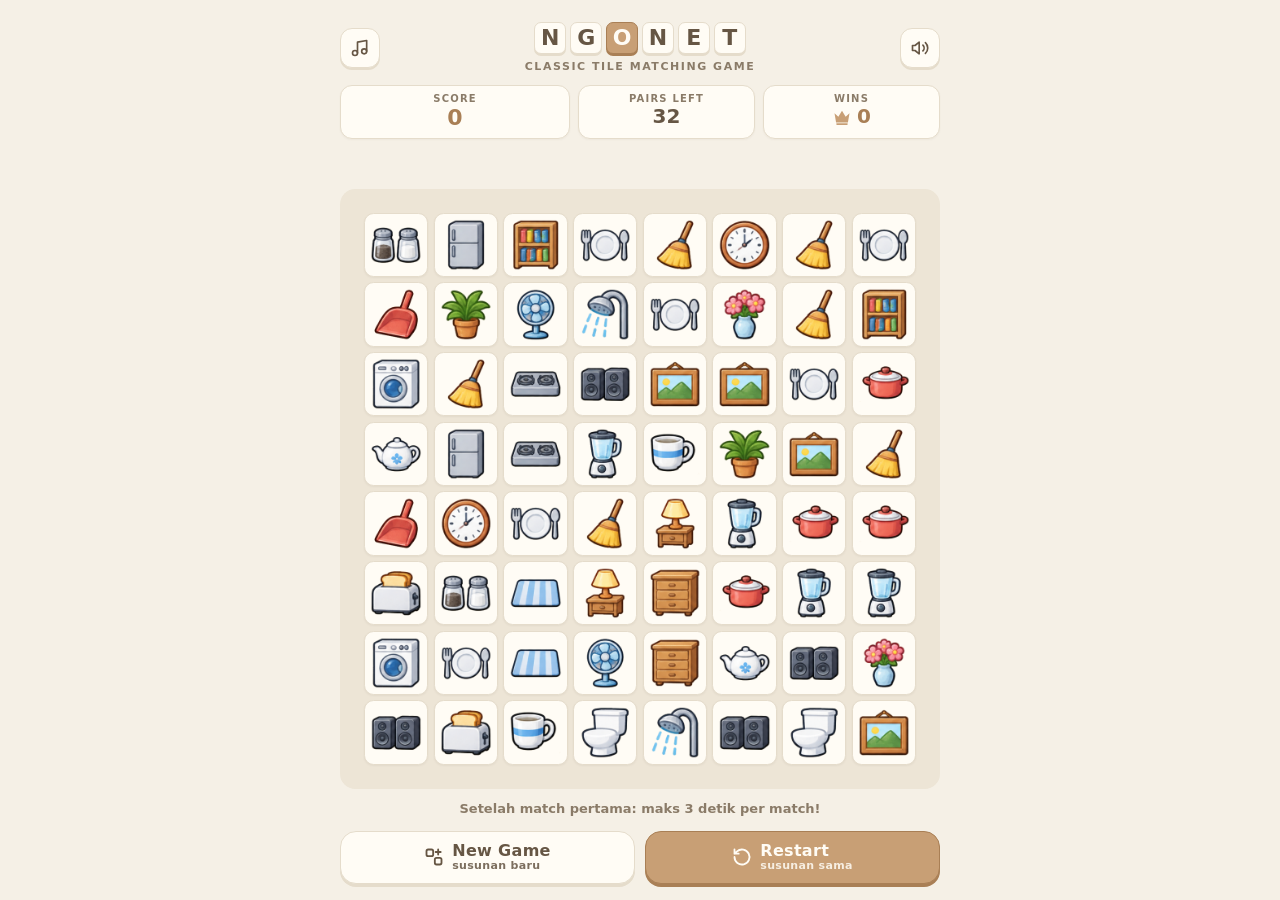
<file: index.html>
<!doctype html>
<html lang="id">
<head>
  <meta charset="utf-8">
  <meta name="viewport" content="width=device-width, initial-scale=1, viewport-fit=cover">
  <title>NGONET – Classic Tile Matching Game</title>
  <meta name="description" content="NGONET: permainan Onet Classic bertema perabotan dan perlengkapan rumah tangga. Bisa dimainkan offline.">
  <meta name="theme-color" content="#F5F0E6">
  <meta name="color-scheme" content="light">
  <meta name="mobile-web-app-capable" content="yes">
  <meta name="apple-mobile-web-app-capable" content="yes">
  <meta name="apple-mobile-web-app-status-bar-style" content="default">
  <meta name="apple-mobile-web-app-title" content="NGONET">
  <link rel="manifest" href="manifest.webmanifest">
  <link rel="icon" href="icons/favicon.svg" type="image/svg+xml">
  <link rel="icon" href="icons/icon-192.png" sizes="192x192" type="image/png">
  <link rel="apple-touch-icon" href="icons/apple-touch-icon.png">
  <link rel="stylesheet" href="css/style.css">
  <script type="module" src="js/main.js"></script>
</head>
<body>
  <!-- Layar memuat aset -->
  <div class="loader" id="loader">
    <div class="logo" aria-label="NGONET">
      <span>N</span><span>G</span><span class="logo-o">O</span><span>N</span><span>E</span><span>T</span>
    </div>
    <p class="subtitle">Classic Tile Matching Game</p>
    <div class="progress" role="progressbar" aria-valuemin="0" aria-valuemax="48" aria-valuenow="0" id="loadProgress">
      <i id="loadBar"></i>
    </div>
    <p class="loader-text" id="loadText">Memuat aset…</p>
    <button class="btn btn-primary" id="retryBtn" hidden>Coba lagi</button>
  </div>

  <main class="app" id="app" hidden>
    <header class="brand">
      <button class="icon-btn" id="musicBtn" type="button" aria-pressed="true" aria-label="Musik latar" title="Musik latar">
        <svg viewBox="0 0 24 24" aria-hidden="true"><path d="M9 18V5l11-2v13"/><circle cx="6" cy="18" r="3"/><circle cx="17" cy="16" r="3"/><path class="off-slash" d="M3 3l18 18"/></svg>
      </button>
      <div class="brand-title">
        <h1 class="logo logo-sm" aria-label="NGONET">
          <span>N</span><span>G</span><span class="logo-o">O</span><span>N</span><span>E</span><span>T</span>
        </h1>
        <p class="subtitle">Classic Tile Matching Game</p>
      </div>
      <button class="icon-btn" id="sfxBtn" type="button" aria-pressed="true" aria-label="Efek suara" title="Efek suara">
        <svg viewBox="0 0 24 24" aria-hidden="true"><path d="M11 5 6 9H3v6h3l5 4z"/><path class="on-wave" d="M15.5 8.5a5 5 0 0 1 0 7M18.5 5.5a9 9 0 0 1 0 13"/><path class="off-slash" d="M3 3l18 18"/></svg>
      </button>
    </header>

    <div class="play">
    <section class="stats" aria-label="Informasi skor">
      <div class="stat stat-score">
        <span class="stat-label">Score</span>
        <span class="stat-value" id="score">0</span>
        <span class="score-pop" id="scorePop" aria-hidden="true"></span>
      </div>
      <div class="stat">
        <span class="stat-label">Pairs left</span>
        <span class="stat-value" id="pairs">32</span>
      </div>
      <div class="stat stat-wins" title="Jumlah kemenangan">
        <span class="stat-label">Wins</span>
        <span class="stat-value"><svg class="crown" viewBox="0 0 24 24" aria-hidden="true"><path d="M3 7.5l4.6 4.2L12 4.5l4.4 7.2L21 7.5l-1.9 11H4.9z"/><rect x="5" y="19.5" width="14" height="2" rx="1"/></svg><span id="wins">0</span></span>
      </div>
    </section>

    <div class="combo" id="combo" aria-live="polite">
      <span class="combo-text" id="comboText"></span>
      <span class="combo-bar"><i id="comboBar"></i></span>
    </div>

    <div class="board-wrap" id="boardWrap">
      <div class="board" id="board" role="grid" aria-label="Papan permainan 8 x 8"></div>
      <svg class="links" id="links" aria-hidden="true"></svg>
    </div>

    <p class="notice" id="notice" role="status"></p>
    </div>

    <div class="actions">
      <button class="btn" id="newGameBtn" type="button">
        <svg viewBox="0 0 24 24" aria-hidden="true"><rect x="3" y="3" width="8" height="8" rx="2"/><rect x="13" y="13" width="8" height="8" rx="2"/><path d="M17 3v6M14 6h6"/></svg>
        <span>New Game <small>susunan baru</small></span>
      </button>
      <button class="btn btn-primary" id="restartBtn" type="button">
        <svg viewBox="0 0 24 24" aria-hidden="true"><path d="M3 12a9 9 0 1 0 3-6.7L3 8M3 3v5h5"/></svg>
        <span>Restart <small>susunan sama</small></span>
      </button>
    </div>
  </main>

  <!-- Dialog konfirmasi (Restart / New Game saat permainan berjalan) -->
  <div class="modal" id="confirmModal" role="dialog" aria-modal="true" aria-labelledby="confirmTitle" hidden>
    <div class="modal-card">
      <h2 id="confirmTitle">Restart permainan?</h2>
      <p id="confirmText">Skor dan progres saat ini akan hilang.</p>
      <div class="modal-actions">
        <button class="btn" id="confirmNo" type="button">Batal</button>
        <button class="btn btn-primary" id="confirmYes" type="button">Restart</button>
      </div>
    </div>
  </div>

  <!-- Layar game over -->
  <div class="modal modal-over" id="overModal" role="dialog" aria-modal="true" aria-labelledby="overTitle" hidden>
    <div class="modal-card">
      <div class="logo logo-sm" aria-label="NGONET">
        <span>N</span><span>G</span><span class="logo-o">O</span><span>N</span><span>E</span><span>T</span>
      </div>
      <h2 class="over-title" id="overTitle">GAME OVER</h2>
      <p class="over-reason" id="overReason">Combo terputus</p>
      <p class="win-label">Skor</p>
      <p class="win-score" id="overScore">0</p>
      <p class="over-progress" id="overProgress"></p>
      <button class="btn btn-primary btn-wide over-retry" id="overRestartBtn" type="button">
        <svg viewBox="0 0 24 24" aria-hidden="true"><path d="M3 12a9 9 0 1 0 3-6.7L3 8M3 3v5h5"/></svg>
        <span>Retry</span>
      </button>
    </div>
  </div>

  <!-- Layar kemenangan -->
  <div class="modal modal-win" id="winModal" role="dialog" aria-modal="true" aria-labelledby="winTitle" hidden>
    <div class="confetti" id="confetti" aria-hidden="true"></div>
    <div class="modal-card">
      <div class="logo logo-sm" aria-label="NGONET">
        <span>N</span><span>G</span><span class="logo-o">O</span><span>N</span><span>E</span><span>T</span>
      </div>
      <h2 class="win-title" id="winTitle" aria-label="YOU WIN!">
        <span>Y</span><span>O</span><span>U</span>&nbsp;<span>W</span><span>I</span><span>N</span><span>!</span>
      </h2>
      <p class="win-label">Skor akhir</p>
      <p class="win-score" id="winScore">0</p>
      <p class="win-count"><svg class="crown" viewBox="0 0 24 24" aria-hidden="true"><path d="M3 7.5l4.6 4.2L12 4.5l4.4 7.2L21 7.5l-1.9 11H4.9z"/><rect x="5" y="19.5" width="14" height="2" rx="1"/></svg><span id="winCount"></span></p>
      <button class="btn btn-primary btn-wide" id="winNewGameBtn" type="button">New Game</button>
    </div>
  </div>
</body>
</html>
</file>
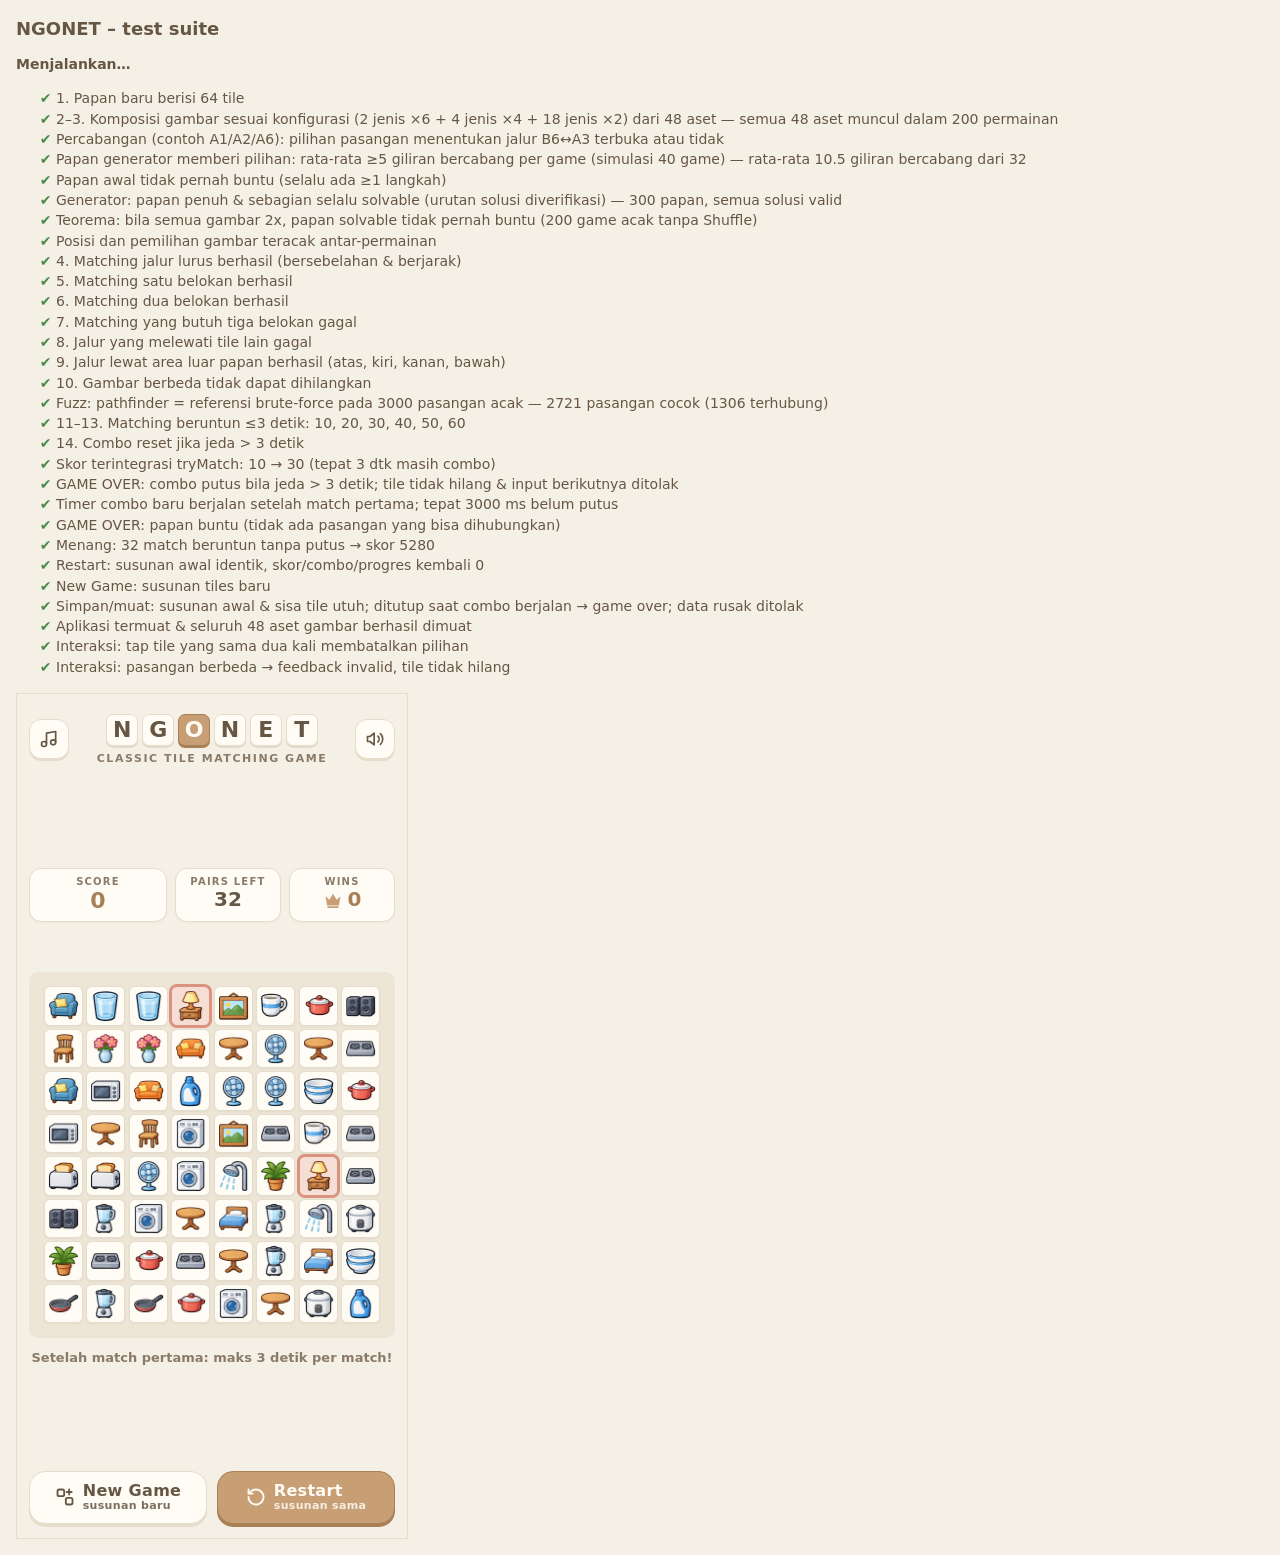
<file: tests/index.html>
<!doctype html>
<html lang="id">
<head>
  <meta charset="utf-8">
  <meta name="viewport" content="width=device-width, initial-scale=1">
  <title>NGONET tests</title>
  <style>
    body { font: 14px/1.45 system-ui, sans-serif; background: #F5F0E6; color: #665644; margin: 16px; }
    h1 { font-size: 18px; }
    #summary { font-weight: 700; margin: 8px 0 12px; }
    li.pass::marker { content: "✔ "; color: #4a8a4a; }
    li.fail { color: #b0412e; font-weight: 600; }
    li.fail::marker { content: "✘ "; }
    .frames { display: flex; gap: 12px; flex-wrap: wrap; margin-top: 16px; }
    iframe { border: 1px solid #E5DCCB; background: #fff; }
  </style>
</head>
<body>
  <h1>NGONET – test suite</h1>
  <div id="summary">Menjalankan…</div>
  <ol id="results"></ol>
  <div class="frames" id="frames"></div>
  <script type="module" src="tests.js"></script>
</body>
</html>
</file>
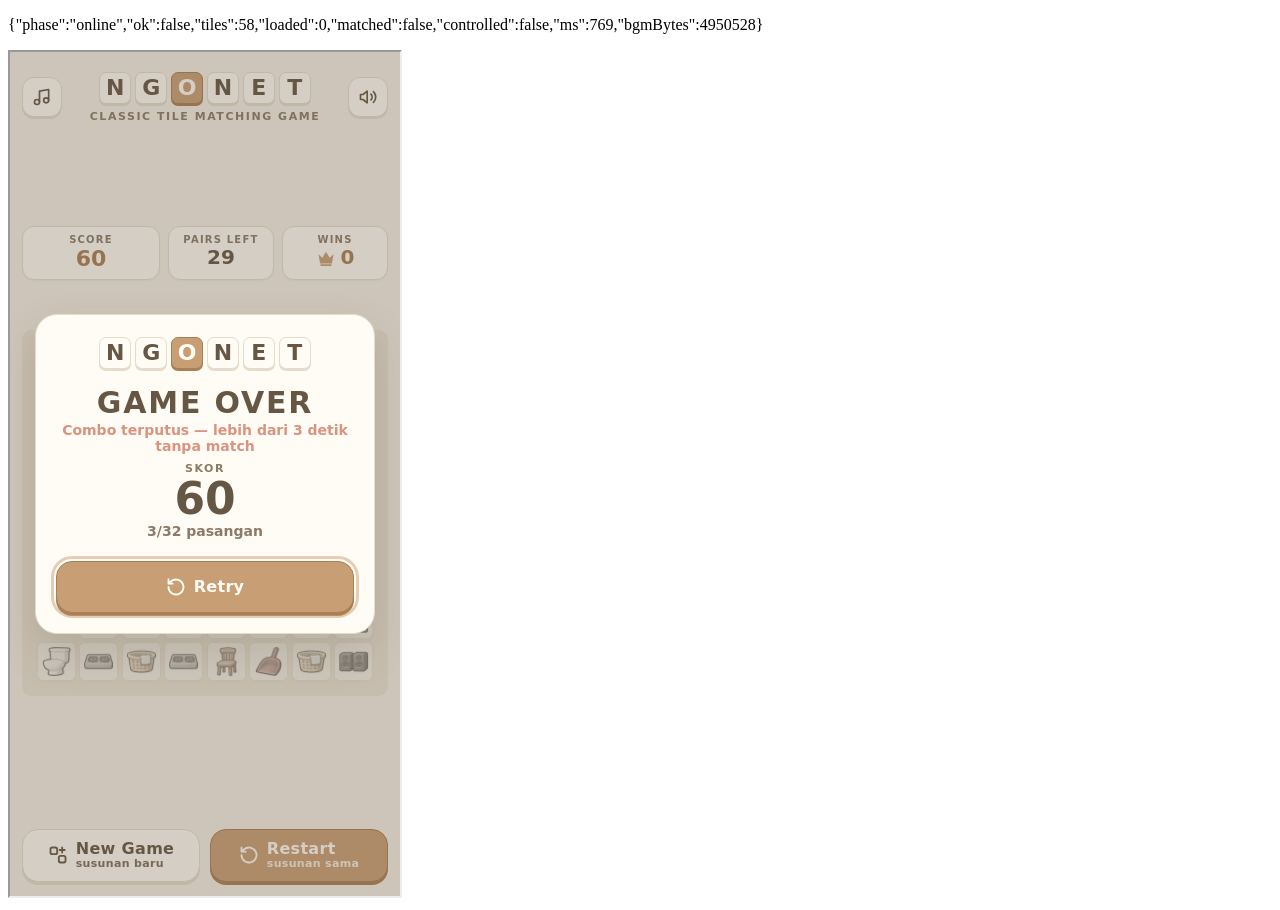
<file: tests/offline.html>
<!doctype html>
<html lang="id">
<head>
  <meta charset="utf-8">
  <title>NGONET offline check</title>
</head>
<body>
  <p id="out">Memeriksa…</p>
  <iframe id="f" width="390" height="844" src="../index.html"></iframe>
  <script>
    // Dibuka sekali saat online (agar ikut di-cache SW) lalu sekali lagi saat server dimatikan.
    // Hasil dikirim ke server laporan terpisah (?reporter=http://host:port/report.php).
    const params = new URLSearchParams(location.search);
    const reporter = params.get('reporter');
    const phase = params.get('phase') || 'online';
    const t0 = Date.now();
    function finish(result) {
      document.getElementById('out').textContent = JSON.stringify(result);
      if (reporter) fetch(`${reporter}?name=offline-${phase}`, { method: 'POST', mode: 'no-cors', body: JSON.stringify(result) });
    }
    (function poll() {
      const f = document.getElementById('f');
      let doc = null;
      try { doc = f.contentDocument; } catch (e) { /* */ }
      const app = doc && doc.getElementById('app');
      if (app && !app.hidden) {
        const tiles = [...doc.querySelectorAll('.tile img')];
        const loaded = tiles.filter((i) => i.complete && i.naturalWidth > 0).length;
        // mainkan satu matching untuk memastikan logika berjalan offline
        const w = f.contentWindow, st = w.__ngonet.state;
        let matched = false;
        const before = st.score;
        outer: for (let i = 0; i < 64; i++) for (let j = i + 1; j < 64; j++) {
          if (st.board[i] && st.board[j] && st.board[i].type === st.board[j].type) {
            doc.querySelector(`.tile[data-id="${st.board[i].id}"]`).click();
            doc.querySelector(`.tile[data-id="${st.board[j].id}"]`).click();
            if (st.score > before) { matched = true; break outer; }
          }
        }
        const base = { phase, ok: tiles.length > 0 && loaded === tiles.length, tiles: tiles.length, loaded, matched, controlled: !!navigator.serviceWorker.controller, ms: Date.now() - t0 };
        fetch('../public/assets/onet/audio/bgm.mp3').then((r) => r.blob())
          .then((b) => finish({ ...base, bgmBytes: b.size }))
          .catch((e) => finish({ ...base, ok: false, bgmError: String(e) }));
        return;
      }
      if (Date.now() - t0 > 20000) { finish({ phase, ok: false, error: 'app tidak tampil', body: doc ? doc.body.innerText.slice(0, 200) : 'no doc' }); return; }
      setTimeout(poll, 100);
    })();
  </script>
</body>
</html>
</file>
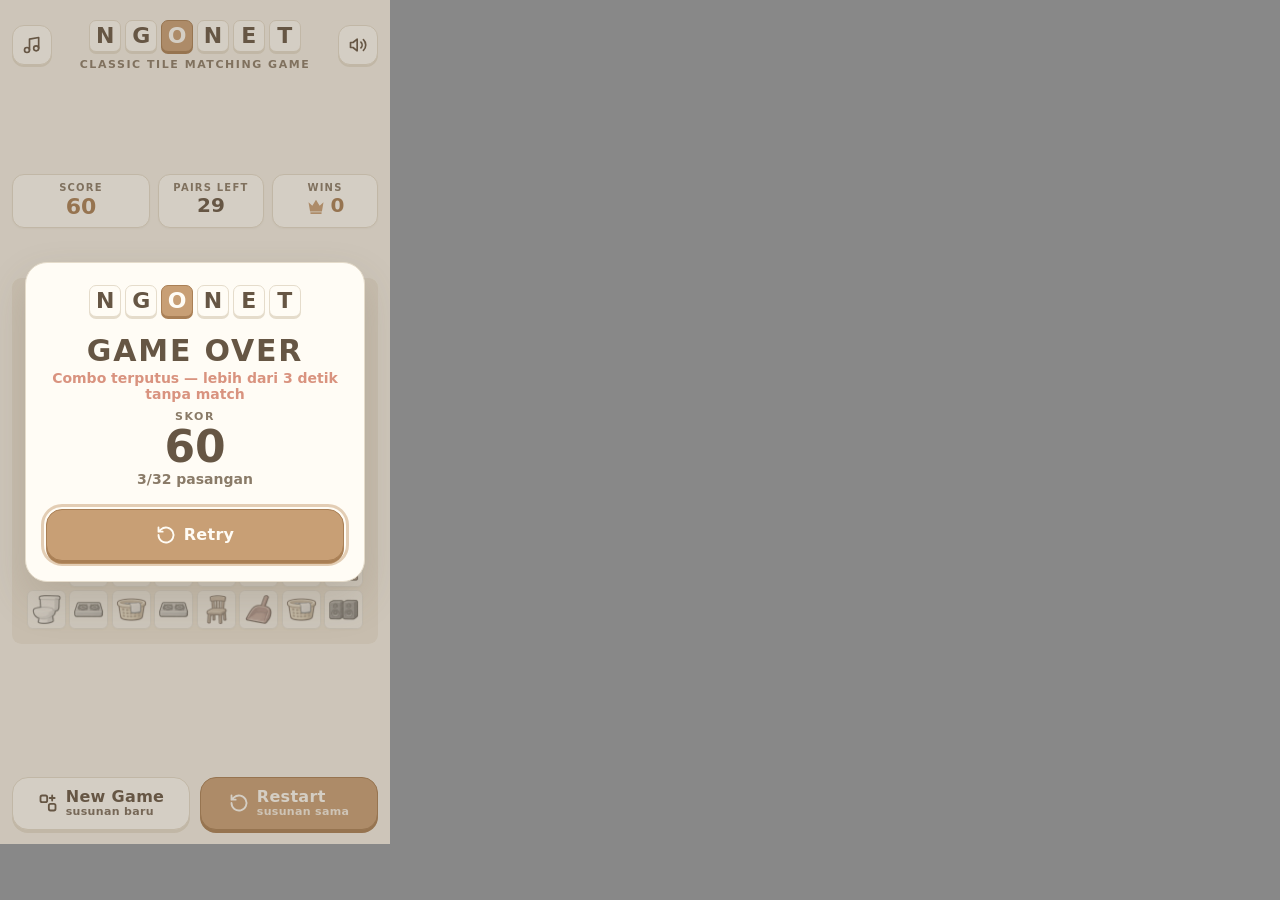
<file: tests/shot.html>
<!doctype html>
<html lang="id">
<head>
  <meta charset="utf-8">
  <title>NGONET screenshot harness</title>
  <style>html,body{margin:0;background:#888}iframe{border:0;display:block}</style>
</head>
<body>
  <!-- Pemakaian: shot.html?w=390&h=844&scene=start|play|win  (hanya untuk QA visual) -->
  <iframe id="f"></iframe>
  <script type="module">
    import { pathBetween } from '../js/game.js';
    const p = new URLSearchParams(location.search);
    const f = document.getElementById('f');
    f.width = p.get('w') || 390; f.height = p.get('h') || 844;
    try { localStorage.removeItem('ngonet:game:v1'); } catch {}
    f.src = '../index.html';
    const sleep = (ms) => new Promise((r) => setTimeout(r, ms));
    const scene = p.get('scene') || 'start';
    while (!(f.contentDocument && f.contentDocument.getElementById('app') && !f.contentDocument.getElementById('app').hidden)) await sleep(30);
    await sleep(500);
    const w = f.contentWindow, d = f.contentDocument, st = () => w.__ngonet.state;
    const el = (i) => d.querySelector(`.tile[data-id="${st().board[i].id}"]`);
    const pair = (pred = () => true) => {
      const m = new Map();
      st().board.forEach((t, i) => { if (t) (m.get(t.type) || m.set(t.type, []).get(t.type)).push(i); });
      for (const l of m.values()) for (let x = 0; x < l.length; x++) for (let y = x + 1; y < l.length; y++) {
        if (pathBetween(st(), l[x], l[y]) && pred(l[x], l[y])) return [l[x], l[y]];
      }
      return null;
    };
    if (scene === 'play') {
      let a = pair(); el(a[0]).click(); el(a[1]).click();
      await sleep(700);
      // pilih pasangan dengan belokan agar garis terlihat jelas, lalu bekukan timer animasi
      const outside = (i, j) => pathBetween(st(), i, j).points.some((q) => q.r < 0 || q.c < 0 || q.r > 7 || q.c > 7);
      const b = pair(outside) || pair((i, j) => pathBetween(st(), i, j).turns >= 1) || pair();
      w.setTimeout = () => 0;
      el(b[0]).click(); el(b[1]).click();
      d.querySelectorAll('.link-line, .link-dot').forEach((n) => { n.style.animation = 'none'; n.style.strokeDashoffset = '0'; });
      d.querySelectorAll('.combo-bar i').forEach((n) => { n.style.animation = 'none'; });
      const c = st().board.findIndex(Boolean); el(c).click();
    } else if (scene === 'over') {
      for (let k = 0; k < 3; k++) { const p = pair(); if (!p) break; el(p[0]).click(); el(p[1]).click(); await sleep(60); }
      while (d.getElementById('overModal').hidden) await sleep(100);
      await sleep(600);
    } else if (scene === 'win') {
      for (let g = 0; g < 400 && st().board.some(Boolean); g++) {
        const pr = pair();
        if (!pr) break;
        el(pr[0]).click(); el(pr[1]).click(); await sleep(30);
      }
      while (d.getElementById('winModal').hidden) await sleep(50);
      await sleep(900);
      d.getElementById('confetti').textContent = '';
    }
    document.title = 'READY';
  </script>
</body>
</html>
</file>
<file: css/style.css>
/* NGONET — soft pastel, warm minimalism, mobile-first portrait */
:root {
  --bg: #F5F0E6;
  --tile: #FFFCF5;
  --tile-border: #E5DCCB;
  --text: #665644;
  --text-2: #A0917E;
  --text-2-strong: #8A7B68; /* varian lebih gelap untuk label kecil agar kontras cukup */
  --selected: #EBD7BD;
  --accent: #C89F75;
  --accent-dark: #A97F55;
  --invalid: #D9937F;
  --panel: #EDE5D6;

  --safe-t: env(safe-area-inset-top, 0px);
  --safe-b: env(safe-area-inset-bottom, 0px);
  --safe-l: env(safe-area-inset-left, 0px);
  --safe-r: env(safe-area-inset-right, 0px);

  /* Ruang vertikal yang dipakai elemen selain papan (header, skor, combo, tombol, jarak). */
  --chrome: 272px;
  --board: min(calc(100vw - 24px - var(--safe-l) - var(--safe-r)),
               calc(100vh - var(--chrome) - var(--safe-t) - var(--safe-b)),
               600px);
  --board-pad: calc(var(--board) * 0.04);
  --gap: calc(var(--board) * 0.009);
  --radius: calc(var(--board) * 0.016);

  --font: ui-rounded, "SF Pro Rounded", "Nunito", "Segoe UI", system-ui, -apple-system, Roboto, sans-serif;
}
@supports (height: 100dvh) {
  :root {
    --board: min(calc(100vw - 24px - var(--safe-l) - var(--safe-r)),
                 calc(100dvh - var(--chrome) - var(--safe-t) - var(--safe-b)),
                 600px);
  }
}

*, *::before, *::after { box-sizing: border-box; }
html, body { margin: 0; padding: 0; }
html { -webkit-text-size-adjust: 100%; }
body {
  background: var(--bg);
  color: var(--text);
  font-family: var(--font);
  min-height: 100vh;
  min-height: 100dvh;
  overflow-x: hidden;
  -webkit-tap-highlight-color: transparent;
  overscroll-behavior: none;
}
[hidden] { display: none !important; }
button { font: inherit; color: inherit; }

/* ---------- Logo ---------- */
.logo {
  display: flex; gap: 6px; justify-content: center; margin: 0;
  font-weight: 800; font-size: 34px; line-height: 1; letter-spacing: 0;
}
.logo span {
  display: grid; place-items: center;
  width: 1.45em; height: 1.45em;
  background: var(--tile);
  border: 1.5px solid var(--tile-border);
  border-radius: 0.32em;
  box-shadow: 0 2px 0 var(--tile-border);
  color: var(--text);
}
.logo .logo-o { background: var(--accent); border-color: var(--accent-dark); box-shadow: 0 2px 0 var(--accent-dark); color: var(--tile); }
.logo-sm { font-size: 19px; gap: 4px; }
.subtitle {
  margin: 6px 0 0; text-align: center;
  font-size: 11px; font-weight: 600; letter-spacing: 0.14em; text-transform: uppercase;
  color: var(--text-2-strong);
}

/* ---------- Loader ---------- */
.loader {
  min-height: 100vh; min-height: 100dvh;
  display: flex; flex-direction: column; align-items: center; justify-content: center;
  gap: 14px; padding: 24px;
}
.progress { width: min(240px, 70vw); height: 8px; border-radius: 99px; background: var(--panel); overflow: hidden; margin-top: 18px; }
.progress i { display: block; height: 100%; width: 0; background: var(--accent); border-radius: inherit; transition: width .2s ease; }
.loader-text { margin: 0; font-size: 13px; color: var(--text-2-strong); text-align: center; max-width: 320px; }

/* ---------- Layout ---------- */
.app {
  min-height: 100vh; min-height: 100dvh;
  display: flex; flex-direction: column; align-items: center;
  padding: calc(var(--safe-t) + 12px) calc(var(--safe-r) + 12px) calc(var(--safe-b) + 14px) calc(var(--safe-l) + 12px);
  gap: 10px;
}
.brand {
  width: var(--board);
  display: grid; grid-template-columns: 40px 1fr 40px; align-items: center; gap: 4px;
  text-align: center;
}
.icon-btn {
  appearance: none;
  width: 40px; height: 40px; padding: 0;
  display: grid; place-items: center;
  border-radius: 12px;
  border: 1.5px solid var(--tile-border);
  background: var(--tile);
  color: var(--text);
  box-shadow: 0 2px 0 var(--tile-border);
  cursor: pointer;
  touch-action: manipulation;
  transition: transform .08s ease, opacity .15s ease, color .15s ease;
}
.icon-btn:active { transform: translateY(2px); box-shadow: none; }
.icon-btn:focus-visible { outline: 3px solid rgba(200, 159, 117, .5); outline-offset: 2px; }
.icon-btn svg { width: 20px; height: 20px; fill: none; stroke: currentColor; stroke-width: 2; stroke-linecap: round; stroke-linejoin: round; }
.icon-btn .off-slash { display: none; }
.icon-btn[aria-pressed="false"] { color: var(--text-2-strong); background: transparent; box-shadow: none; }
.icon-btn[aria-pressed="false"] .off-slash { display: inline; }
.icon-btn[aria-pressed="false"] .on-wave { display: none; }
/* Area permainan mengisi ruang tersisa & berada di tengah; tombol tetap di bawah (mudah dijangkau jempol). */
.play {
  flex: 1 0 auto; width: 100%;
  display: flex; flex-direction: column; align-items: center; justify-content: center;
  gap: 10px;
}

.stats {
  width: var(--board);
  display: grid; grid-template-columns: 1.3fr 1fr 1fr; gap: 8px;
}
.stat {
  position: relative;
  background: var(--tile);
  border: 1px solid var(--tile-border);
  border-radius: 12px;
  padding: 7px 10px 6px;
  display: flex; flex-direction: column; align-items: center;
  box-shadow: 0 1px 2px rgba(102, 86, 68, .05);
}
.stat-label { font-size: 10px; font-weight: 700; letter-spacing: .12em; text-transform: uppercase; color: var(--text-2-strong); }
.stat-value { font-size: 20px; font-weight: 800; font-variant-numeric: tabular-nums; line-height: 1.25; }
.stat-score .stat-value { color: var(--accent-dark); font-size: 22px; }
.stat-value.bump { animation: bump .32s ease-out; }
.score-pop {
  position: absolute; right: 10px; top: 4px;
  font-size: 13px; font-weight: 800; color: var(--accent);
  opacity: 0; pointer-events: none;
}
.score-pop.show { animation: pop-up .8s ease-out forwards; }
.score-pop.minus { color: var(--invalid); }

/* ---------- Combo ---------- */
.combo {
  height: 26px; display: flex; align-items: center; justify-content: center; gap: 8px;
  opacity: 0; transform: scale(.9); transition: opacity .2s ease, transform .2s ease;
}
.combo.active { opacity: 1; transform: none; }
.combo-text {
  font-weight: 900; font-size: 15px; letter-spacing: .08em; color: var(--accent-dark);
}
.combo-text.bump { animation: combo-bump .38s cubic-bezier(.3, 1.6, .5, 1); }
.combo-bar { width: 72px; height: 5px; border-radius: 99px; background: var(--panel); overflow: hidden; }
.combo-bar i { display: block; height: 100%; width: 100%; background: var(--accent); border-radius: inherit; transform-origin: left; }
.combo-bar i.run { animation: combo-drain 3s linear forwards; }

/* ---------- Papan ---------- */
.board-wrap { position: relative; width: var(--board); height: var(--board); flex: none; }
.board {
  width: 100%; height: 100%;
  display: grid;
  grid-template-columns: repeat(8, minmax(0, 1fr));
  grid-template-rows: repeat(8, minmax(0, 1fr));
  gap: var(--gap);
  padding: var(--board-pad);
  background: var(--panel);
  border-radius: calc(var(--radius) * 1.6);
  touch-action: manipulation;
  user-select: none; -webkit-user-select: none;
}
.links { position: absolute; inset: 0; z-index: 3; width: 100%; height: 100%; pointer-events: none; overflow: visible; }

.tile {
  position: relative;
  appearance: none; padding: 0; margin: 0;
  display: grid; place-items: center;
  width: 100%; height: 100%;
  background: var(--tile);
  border: 1px solid var(--tile-border);
  border-radius: var(--radius);
  box-shadow: 0 1px 2px rgba(102, 86, 68, .07);
  cursor: pointer;
  touch-action: manipulation;
  transition: background-color .12s ease, box-shadow .12s ease, transform .12s ease, opacity .25s ease;
  outline: none;
}
.tile img {
  width: 84%; height: 84%; object-fit: contain;
  pointer-events: none; user-select: none; -webkit-user-drag: none;
}
.tile:focus-visible { box-shadow: 0 0 0 2px var(--accent); }
@media (hover: hover) {
  .tile:hover { border-color: var(--accent); }
}
.tile.selected {
  background: var(--selected);
  border-color: var(--accent);
  box-shadow: 0 0 0 2px var(--accent), 0 3px 8px rgba(169, 127, 85, .25);
  transform: translateY(-1px) scale(1.04);
  z-index: 2;
  animation: selected-pulse 1.4s ease-in-out infinite;
}
.tile.invalid {
  background: #F6DED5;
  border-color: var(--invalid);
  box-shadow: 0 0 0 2px var(--invalid);
  animation: shake .34s ease-in-out;
}
.tile.matched {
  background: var(--selected);
  border-color: var(--accent);
  box-shadow: 0 0 0 2px var(--accent);
  pointer-events: none;
  z-index: 2;
}
.tile.removing { animation: remove .26s ease-in forwards; pointer-events: none; }
.tile.gone { visibility: hidden; pointer-events: none; }
.tile.enter { animation: enter .32s ease-out backwards; }

/* Garis penghubung */
.link-line {
  fill: none; stroke: var(--accent); stroke-linecap: round; stroke-linejoin: round;
  filter: drop-shadow(0 1px 1px rgba(102, 86, 68, .25));
}
.link-line.draw { animation: draw .16s ease-out forwards, fade .22s ease-in .40s forwards; }
.link-dot { fill: var(--accent); animation: fade .22s ease-in .40s forwards; }

/* ---------- Notice & tombol ---------- */
.notice {
  margin: 0; min-height: 18px; font-size: 13px; font-weight: 600; color: var(--text-2-strong); text-align: center;
  width: var(--board);
}
.actions {
  width: var(--board);
  display: grid; grid-template-columns: 1fr 1fr; gap: 10px;
}
.btn {
  appearance: none;
  display: inline-flex; align-items: center; justify-content: center; gap: 8px;
  min-height: 52px; padding: 10px 16px;
  border-radius: 16px;
  border: 1.5px solid var(--tile-border);
  background: var(--tile);
  color: var(--text);
  font-weight: 800; font-size: 16px; letter-spacing: .02em;
  box-shadow: 0 3px 0 var(--tile-border);
  cursor: pointer;
  touch-action: manipulation;
  transition: transform .08s ease, box-shadow .08s ease, background-color .15s ease;
}
.btn:active { transform: translateY(2px); box-shadow: 0 1px 0 var(--tile-border); }
.btn:focus-visible { outline: 3px solid rgba(200, 159, 117, .5); outline-offset: 2px; }
.btn svg { width: 20px; height: 20px; fill: none; stroke: currentColor; stroke-width: 2.2; stroke-linecap: round; stroke-linejoin: round; flex: none; }
.btn small { display: block; font-size: 11px; font-weight: 700; opacity: .85; letter-spacing: .03em; }
.btn > span { display: flex; flex-direction: column; align-items: flex-start; line-height: 1.15; }
.btn-primary {
  background: var(--accent); border-color: var(--accent-dark); color: #FFFCF5;
  box-shadow: 0 3px 0 var(--accent-dark);
}
.btn-primary:active { box-shadow: 0 1px 0 var(--accent-dark); }
.btn-wide { width: 100%; }
.btn.attention { animation: attention 1.2s ease-in-out infinite; }

/* ---------- Modal ---------- */
.modal {
  position: fixed; inset: 0; z-index: 50;
  display: grid; place-items: center;
  padding: calc(var(--safe-t) + 20px) 20px calc(var(--safe-b) + 20px);
  background: rgba(102, 86, 68, .28);
  animation: fade-in .18s ease-out;
}
.modal-card {
  position: relative; z-index: 1;
  width: min(340px, 100%);
  background: var(--tile);
  border: 1px solid var(--tile-border);
  border-radius: 22px;
  padding: 22px 20px 20px;
  text-align: center;
  box-shadow: 0 18px 40px rgba(102, 86, 68, .18);
  animation: card-in .26s cubic-bezier(.2, 1.3, .4, 1);
}
.modal-card h2 { margin: 0 0 6px; font-size: 20px; }
.modal-card p { margin: 0; color: var(--text-2-strong); font-size: 14px; }
.modal-actions { display: grid; grid-template-columns: 1fr 1fr; gap: 10px; margin-top: 18px; }

.over-title { margin: 16px 0 2px !important; font-size: 30px !important; font-weight: 900; color: var(--text); letter-spacing: .06em; animation: over-in .45s cubic-bezier(.3, 1.5, .5, 1) backwards; }
.over-reason { font-weight: 700; color: var(--invalid) !important; }
.over-progress { min-height: 20px; margin-bottom: 4px !important; font-weight: 700; color: var(--text-2-strong) !important; }
@keyframes over-in { from { transform: scale(.6); opacity: 0; } }
.win-title { margin: 16px 0 4px !important; font-size: 34px !important; font-weight: 900; color: var(--accent-dark); letter-spacing: .04em; }
.win-title span { display: inline-block; animation: letter-hop .6s cubic-bezier(.3, 1.6, .5, 1) backwards; }
.win-title span:nth-child(2) { animation-delay: .05s; }
.win-title span:nth-child(3) { animation-delay: .10s; }
.win-title span:nth-child(4) { animation-delay: .15s; }
.win-title span:nth-child(5) { animation-delay: .20s; }
.win-title span:nth-child(6) { animation-delay: .25s; }
.win-title span:nth-child(7) { animation-delay: .30s; }
.win-label { text-transform: uppercase; letter-spacing: .14em; font-size: 11px !important; font-weight: 700; margin-top: 8px !important; }
.win-score { font-size: 44px !important; font-weight: 900; color: var(--text) !important; font-variant-numeric: tabular-nums; line-height: 1.1; }
.win-count { display: flex; align-items: center; justify-content: center; gap: 6px; min-height: 24px; margin-bottom: 16px !important; font-weight: 800; color: var(--accent-dark) !important; }
.win-count .crown { width: 22px; height: 22px; }
.over-retry { margin-top: 14px; }

/* Penghitung kemenangan (ikon mahkota) */
.crown { width: 20px; height: 20px; fill: var(--accent); flex: none; }
.stat-wins .stat-value { display: inline-flex; align-items: center; gap: 5px; color: var(--accent-dark); }
.stat-wins .stat-value.bump .crown { animation: crown-pop .6s cubic-bezier(.3, 1.6, .5, 1); }
@keyframes crown-pop { 0% { transform: scale(.6) rotate(-12deg); } 60% { transform: scale(1.3) rotate(8deg); } 100% { transform: none; } }

.confetti { position: absolute; inset: 0; overflow: hidden; pointer-events: none; }
.confetti i {
  position: absolute; top: -20px;
  width: 10px; height: 10px; border-radius: 3px;
  animation: fall linear forwards;
}

/* ---------- Keyframes ---------- */
@keyframes bump { 0% { transform: scale(1); } 40% { transform: scale(1.18); } 100% { transform: scale(1); } }
@keyframes pop-up { 0% { opacity: 0; transform: translateY(6px); } 20% { opacity: 1; } 100% { opacity: 0; transform: translateY(-14px); } }
@keyframes combo-bump { 0% { transform: scale(.7); } 60% { transform: scale(1.25); } 100% { transform: scale(1); } }
@keyframes combo-drain { 0% { transform: scaleX(1); background: var(--accent); } 60% { background: var(--accent); } 100% { transform: scaleX(0); background: var(--invalid); } }
@keyframes selected-pulse { 0%, 100% { box-shadow: 0 0 0 2px var(--accent), 0 3px 8px rgba(169,127,85,.25); } 50% { box-shadow: 0 0 0 3px var(--accent), 0 3px 10px rgba(169,127,85,.35); } }
@keyframes shake { 0%, 100% { transform: translateX(0); } 20% { transform: translateX(-4px); } 40% { transform: translateX(4px); } 60% { transform: translateX(-3px); } 80% { transform: translateX(2px); } }
@keyframes remove { 0% { transform: scale(1.04); opacity: 1; } 100% { transform: scale(.4); opacity: 0; } }
@keyframes enter { from { transform: scale(.6); opacity: 0; } to { transform: none; opacity: 1; } }
@keyframes draw { to { stroke-dashoffset: 0; } }
@keyframes fade { to { opacity: 0; } }
@keyframes fade-in { from { opacity: 0; } }
@keyframes card-in { from { transform: scale(.85) translateY(12px); opacity: 0; } }
@keyframes letter-hop { 0% { transform: translateY(18px) scale(.6); opacity: 0; } 100% { transform: none; opacity: 1; } }
@keyframes attention { 0%, 100% { transform: none; } 50% { transform: translateY(-2px); } }
@keyframes fall { to { transform: translate3d(var(--dx, 0), 110vh, 0) rotate(var(--rot, 360deg)); } }

/* ---------- Layar lebih tinggi / desktop ---------- */
@media (min-height: 760px) {
  :root { --chrome: 300px; }
  .app { gap: 12px; padding-top: calc(var(--safe-t) + 20px); }
  .logo-sm { font-size: 22px; }
}
@media (min-width: 700px) and (min-height: 700px) {
  .app { justify-content: center; }
  .play { flex: 0 0 auto; }
}
@media (min-height: 760px) {
  .play { gap: 12px; }
}
/* Layar sangat pendek (mis. landscape): perkecil chrome */
@media (max-height: 560px) {
  :root { --chrome: 230px; }
  .subtitle { display: none; }
  .btn { min-height: 44px; }
}

/* ---------- Reduced motion ---------- */
@media (prefers-reduced-motion: reduce) {
  *, *::before, *::after {
    animation-duration: 1ms !important;
    animation-iteration-count: 1 !important;
    animation-delay: 0ms !important;
    transition-duration: 1ms !important;
  }
  .link-line.draw { animation: none; stroke-dasharray: none !important; stroke-dashoffset: 0 !important; }
  .confetti { display: none; }
  .tile.selected { animation: none; }
  .combo-bar i.run { animation-duration: 3s !important; } /* indikator waktu, bukan gerakan dekoratif */
}

/* Papan setelah game over: diredupkan, tidak bisa disentuh */
.board.is-over .tile { filter: grayscale(.7); opacity: .55; pointer-events: none; transition: opacity .3s ease, filter .3s ease; }
</file>
